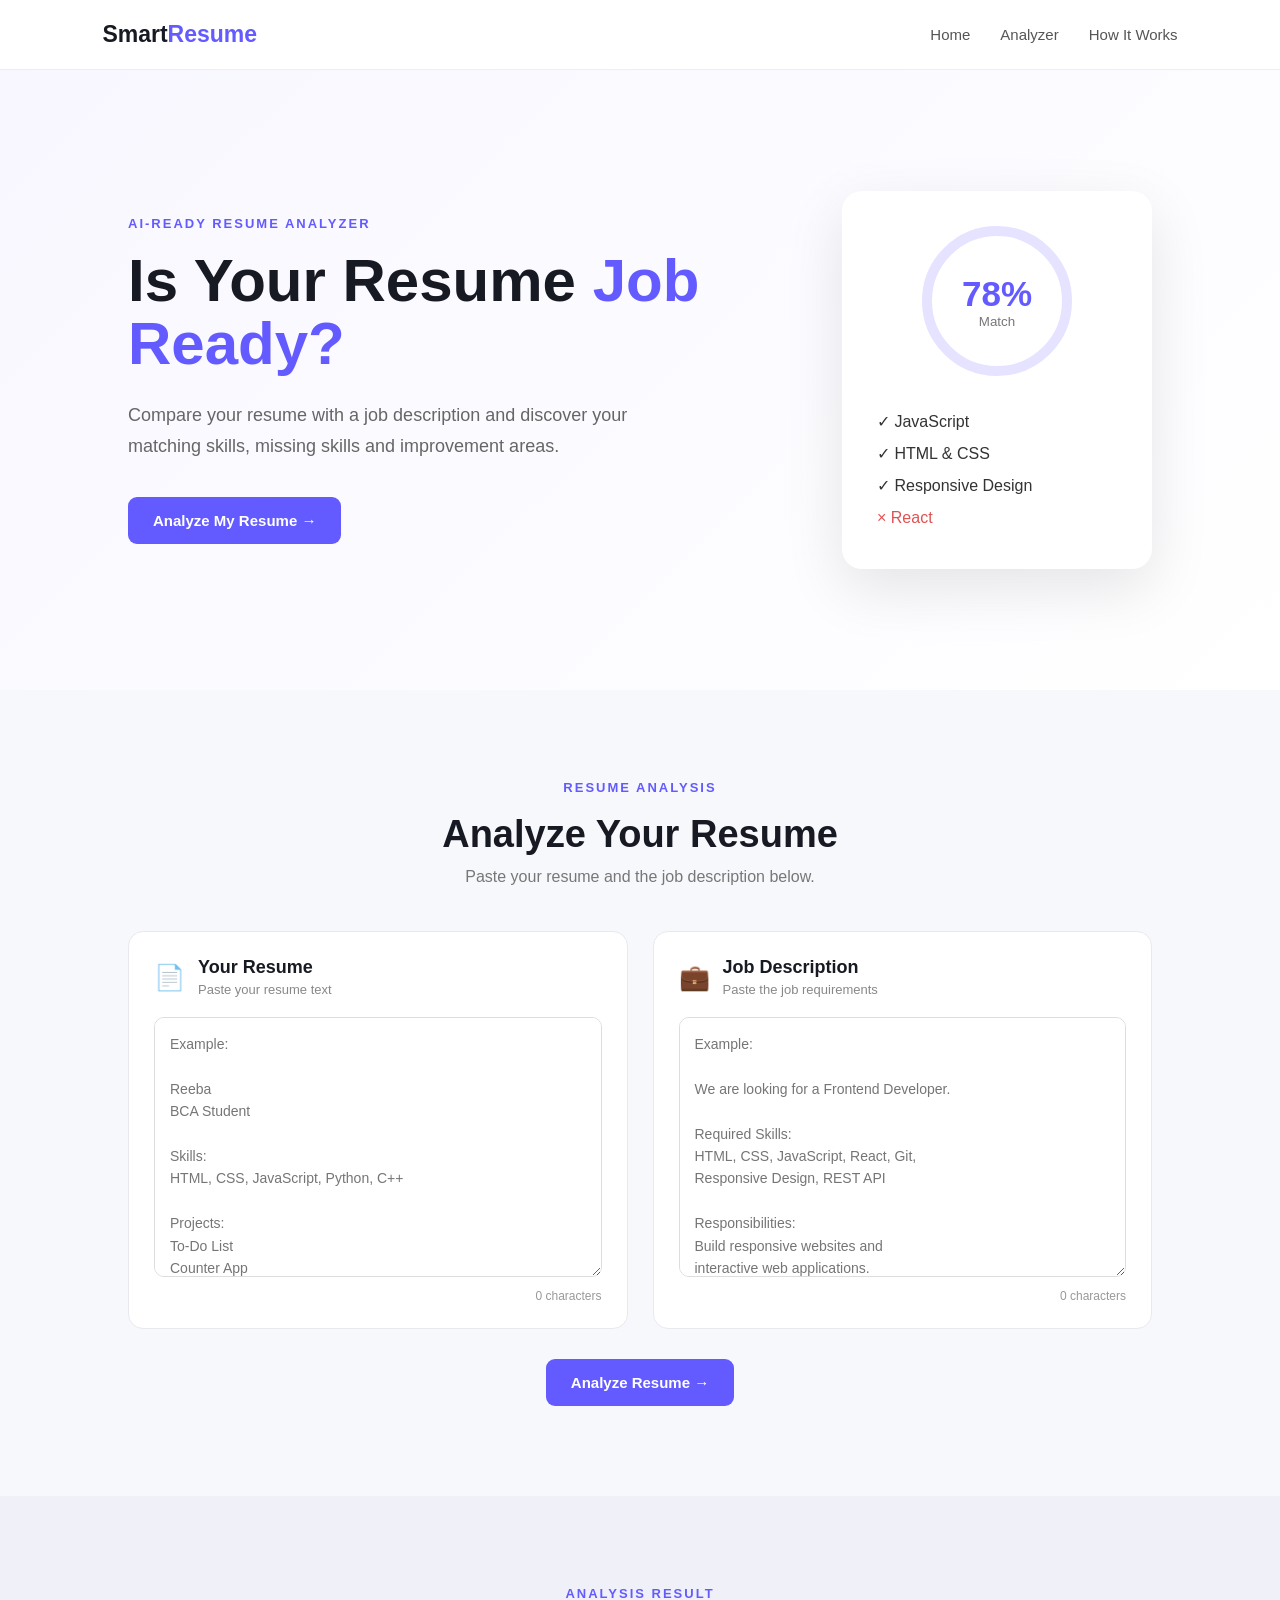
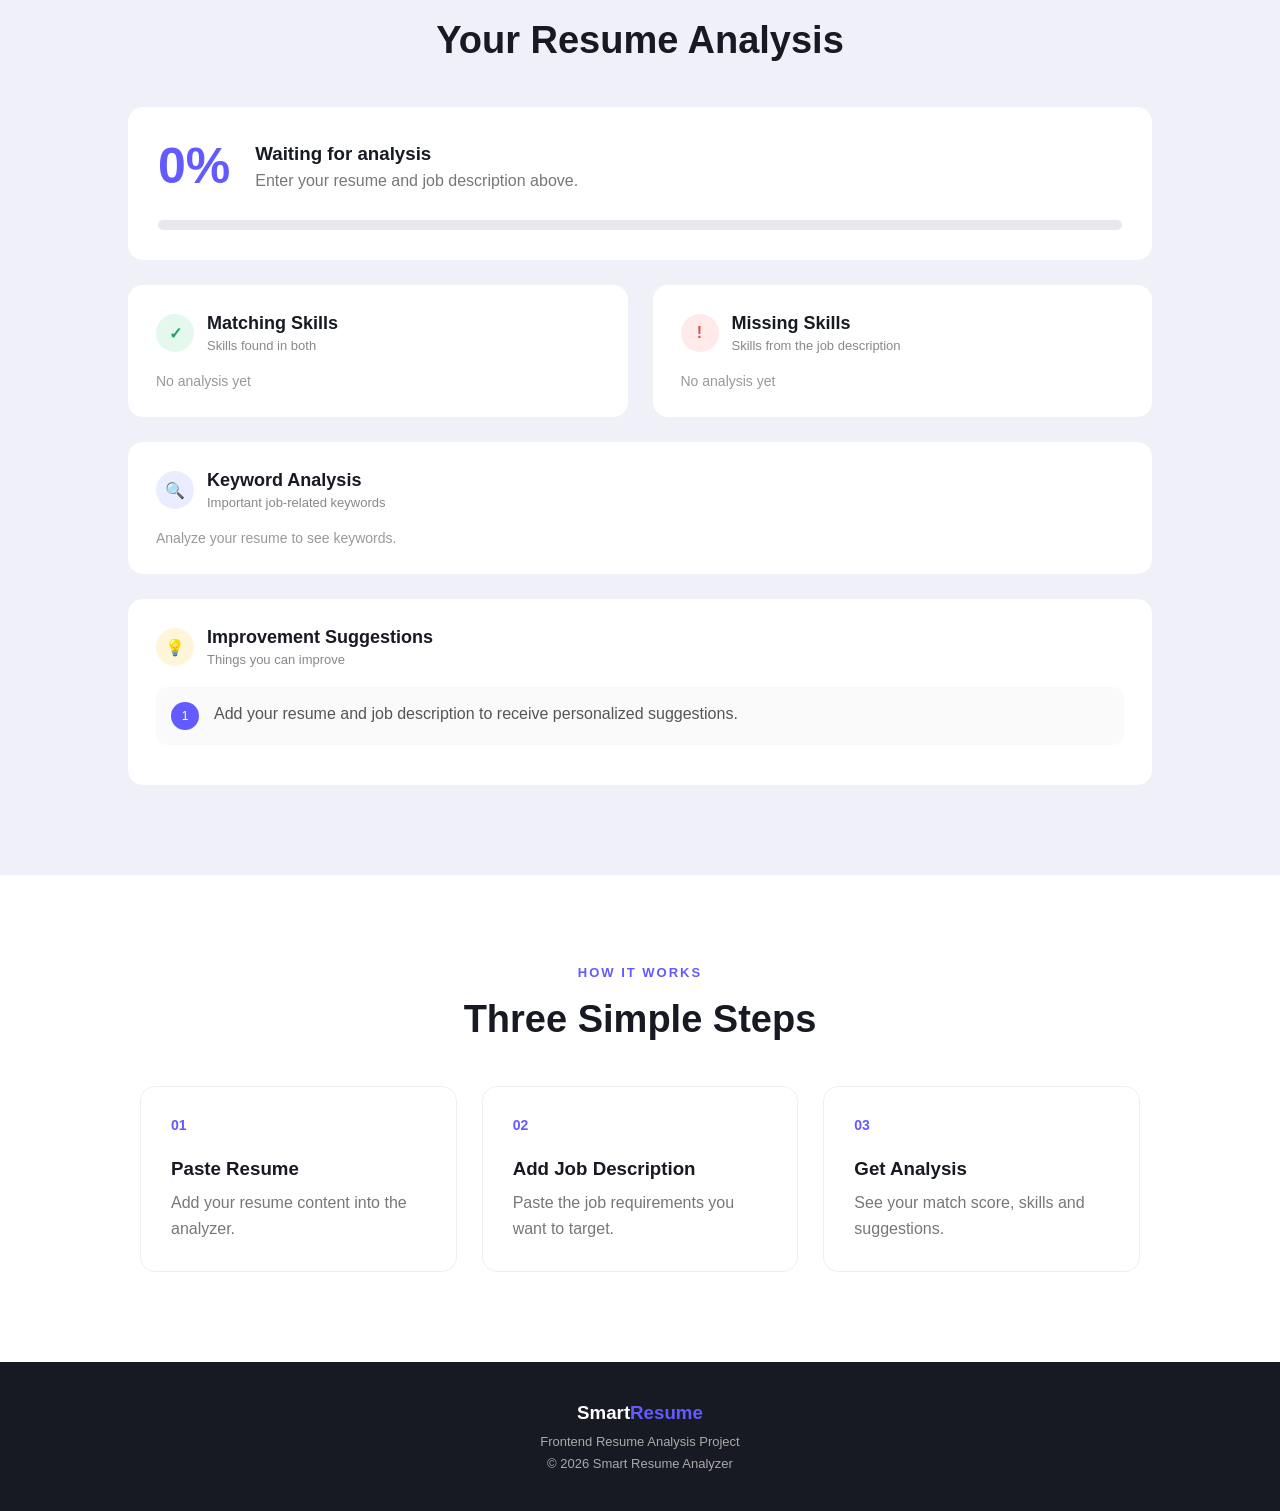
<file: index.html>
<!DOCTYPE html>
<html lang="en">
<head>
    <meta charset="UTF-8">
    <meta name="viewport" content="width=device-width, initial-scale=1.0">

    <title>Smart Resume Analyzer</title>

    <link rel="stylesheet" href="resume.css">
</head>

<body>

    <!-- Navbar -->
    <nav class="navbar">
        <div class="logo">Smart<span>Resume</span></div>

        <div class="nav-links">
            <a href="#home">Home</a>
            <a href="#analyzer">Analyzer</a>
            <a href="#about">How It Works</a>
        </div>
    </nav>


    <!-- Hero Section -->
    <section class="hero" id="home">

        <div class="hero-content">

            <p class="tag">AI-READY RESUME ANALYZER</p>

            <h1>
                Is Your Resume
                <span>Job Ready?</span>
            </h1>

            <p class="hero-text">
                Compare your resume with a job description and discover
                your matching skills, missing skills and improvement areas.
            </p>

            <a href="#analyzer" class="hero-btn">
                Analyze My Resume →
            </a>

        </div>

        <div class="hero-card">

            <div class="score-circle">
                <span>78%</span>
                <small>Match</small>
            </div>

            <div class="mini-info">
                <p>✓ JavaScript</p>
                <p>✓ HTML & CSS</p>
                <p>✓ Responsive Design</p>
                <p class="missing">× React</p>
            </div>

        </div>

    </section>


    <!-- Analyzer -->
    <section class="analyzer-section" id="analyzer">

        <div class="section-heading">
            <p class="tag">RESUME ANALYSIS</p>

            <h2>Analyze Your Resume</h2>

            <p>
                Paste your resume and the job description below.
            </p>
        </div>


        <div class="input-container">

            <!-- Resume -->
            <div class="input-card">

                <div class="card-title">
                    <span>📄</span>

                    <div>
                        <h3>Your Resume</h3>
                        <p>Paste your resume text</p>
                    </div>
                </div>

                <textarea
                    id="resumeText"
                    placeholder="Example:

Reeba
BCA Student

Skills:
HTML, CSS, JavaScript, Python, C++

Projects:
To-Do List
Counter App
Notes App

Education:
BCA"
                ></textarea>

                <div class="char-count">
                    <span id="resumeCount">0</span> characters
                </div>

            </div>


            <!-- Job Description -->
            <div class="input-card">

                <div class="card-title">
                    <span>💼</span>

                    <div>
                        <h3>Job Description</h3>
                        <p>Paste the job requirements</p>
                    </div>
                </div>

                <textarea
                    id="jobText"
                    placeholder="Example:

We are looking for a Frontend Developer.

Required Skills:
HTML, CSS, JavaScript, React, Git,
Responsive Design, REST API

Responsibilities:
Build responsive websites and
interactive web applications."
                ></textarea>

                <div class="char-count">
                    <span id="jobCount">0</span> characters
                </div>

            </div>

        </div>


        <button class="analyze-btn" onclick="analyzeResume()">
            Analyze Resume →
        </button>

    </section>


    <!-- Results -->
    <section class="results-section" id="results">

        <div class="section-heading">

            <p class="tag">ANALYSIS RESULT</p>

            <h2>Your Resume Analysis</h2>

        </div>


        <!-- Score -->
        <div class="score-card">

            <div class="score-left">

                <div class="big-score" id="score">
                    0%
                </div>

                <div>
                    <h3 id="scoreTitle">Waiting for analysis</h3>

                    <p id="scoreText">
                        Enter your resume and job description above.
                    </p>
                </div>

            </div>

            <div class="progress-container">

                <div class="progress-bar">
                    <div id="progress"></div>
                </div>

            </div>

        </div>


        <!-- Analysis Cards -->
        <div class="analysis-grid">

            <!-- Matching Skills -->
            <div class="result-card">

                <div class="result-heading">
                    <span class="green-icon">✓</span>

                    <div>
                        <h3>Matching Skills</h3>
                        <p>Skills found in both</p>
                    </div>
                </div>

                <div id="matchedSkills" class="skills-container">
                    <span class="empty">
                        No analysis yet
                    </span>
                </div>

            </div>


            <!-- Missing Skills -->
            <div class="result-card">

                <div class="result-heading">
                    <span class="red-icon">!</span>

                    <div>
                        <h3>Missing Skills</h3>
                        <p>Skills from the job description</p>
                    </div>
                </div>

                <div id="missingSkills" class="skills-container">
                    <span class="empty">
                        No analysis yet
                    </span>
                </div>

            </div>

        </div>


        <!-- Keyword Analysis -->
        <div class="keyword-section">

            <div class="result-heading">

                <span class="blue-icon">🔍</span>

                <div>
                    <h3>Keyword Analysis</h3>
                    <p>Important job-related keywords</p>
                </div>

            </div>


            <div id="keywordList" class="keyword-list">
                <span class="empty">
                    Analyze your resume to see keywords.
                </span>
            </div>

        </div>


        <!-- Suggestions -->
        <div class="suggestion-section">

            <div class="result-heading">

                <span class="yellow-icon">💡</span>

                <div>
                    <h3>Improvement Suggestions</h3>
                    <p>Things you can improve</p>
                </div>

            </div>


            <div id="suggestions">

                <div class="suggestion">
                    <span>1</span>
                    <p>
                        Add your resume and job description to receive
                        personalized suggestions.
                    </p>
                </div>

            </div>

        </div>

    </section>


    <!-- How It Works -->
    <section class="how-section" id="about">

        <div class="section-heading">

            <p class="tag">HOW IT WORKS</p>

            <h2>Three Simple Steps</h2>

        </div>


        <div class="steps">

            <div class="step">

                <div class="step-number">01</div>

                <h3>Paste Resume</h3>

                <p>
                    Add your resume content into the analyzer.
                </p>

            </div>


            <div class="step">

                <div class="step-number">02</div>

                <h3>Add Job Description</h3>

                <p>
                    Paste the job requirements you want to target.
                </p>

            </div>


            <div class="step">

                <div class="step-number">03</div>

                <h3>Get Analysis</h3>

                <p>
                    See your match score, skills and suggestions.
                </p>

            </div>

        </div>

    </section>


    <!-- Footer -->
    <footer>

        <h3>Smart<span>Resume</span></h3>

        <p>
            Frontend Resume Analysis Project
        </p>

        <p>
            © 2026 Smart Resume Analyzer
        </p>

    </footer>


    <script src="resume.js"></script>

</body>
</html>
</file>
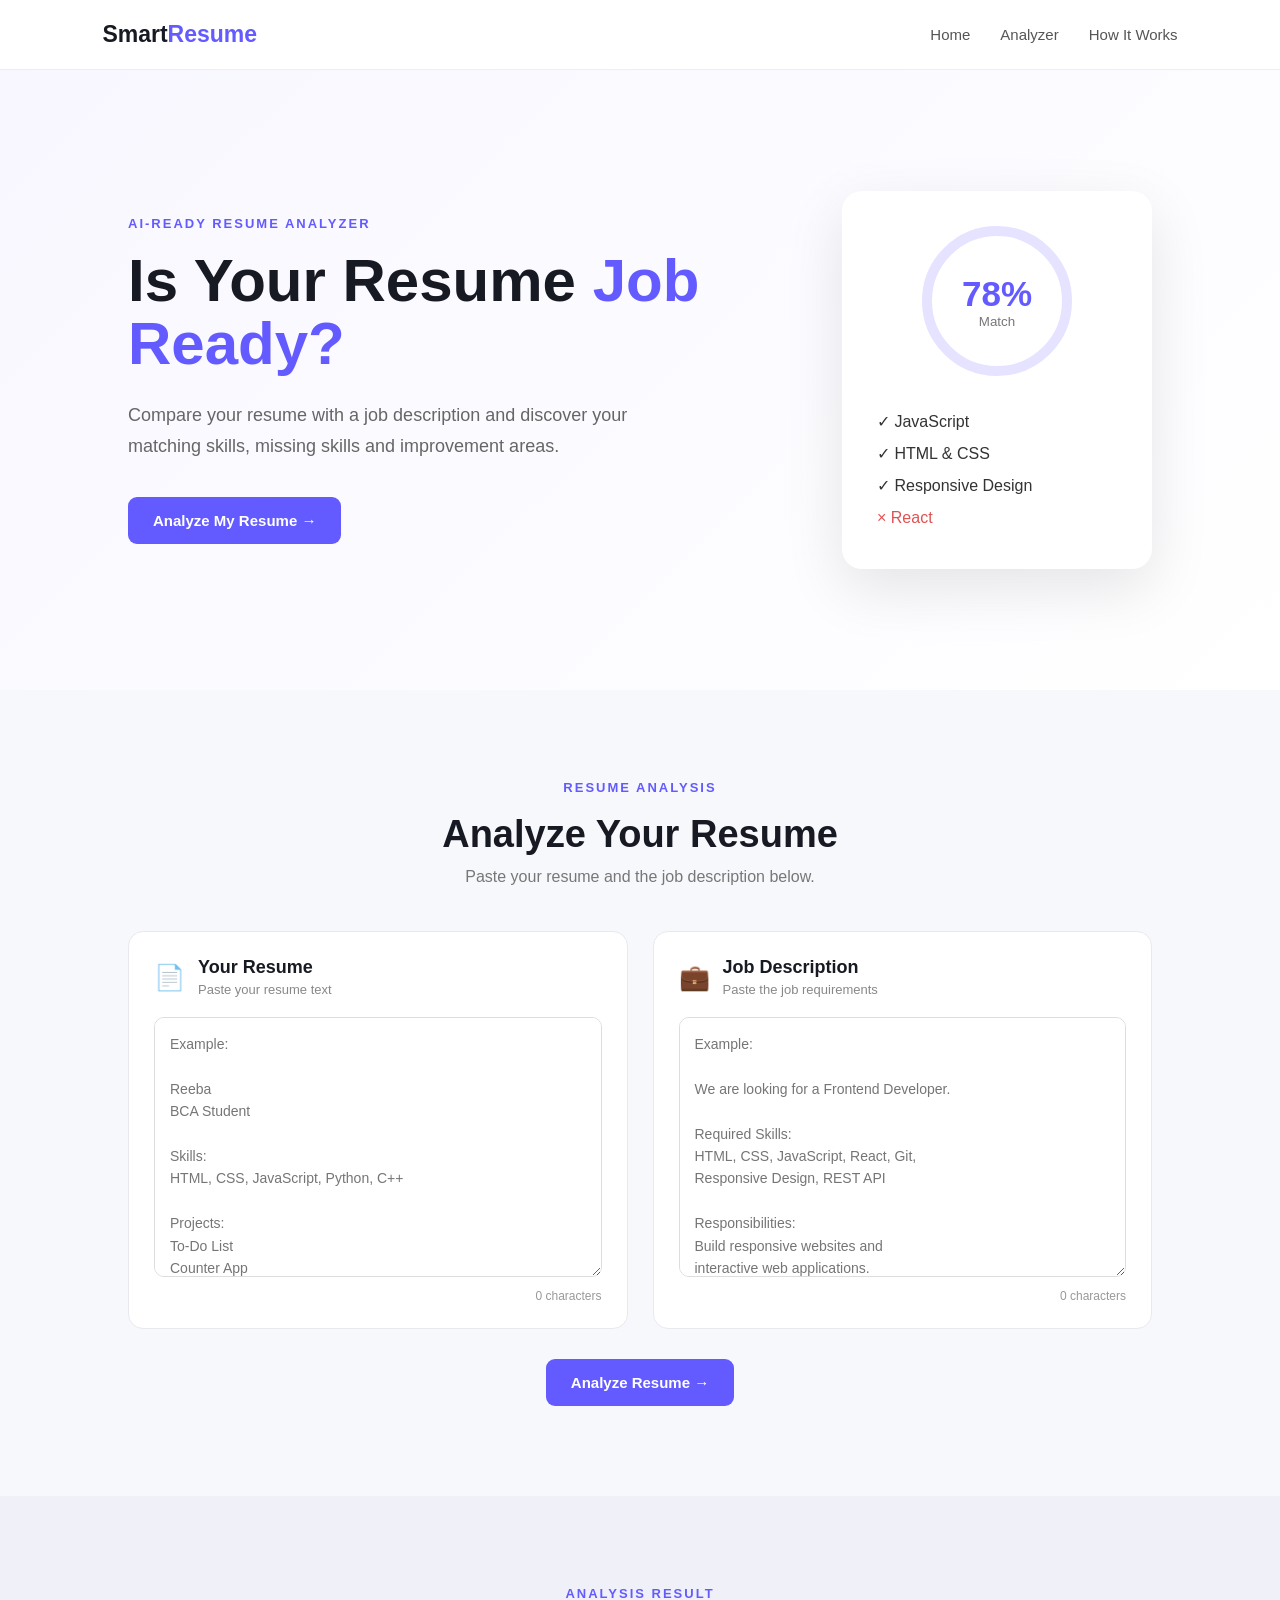
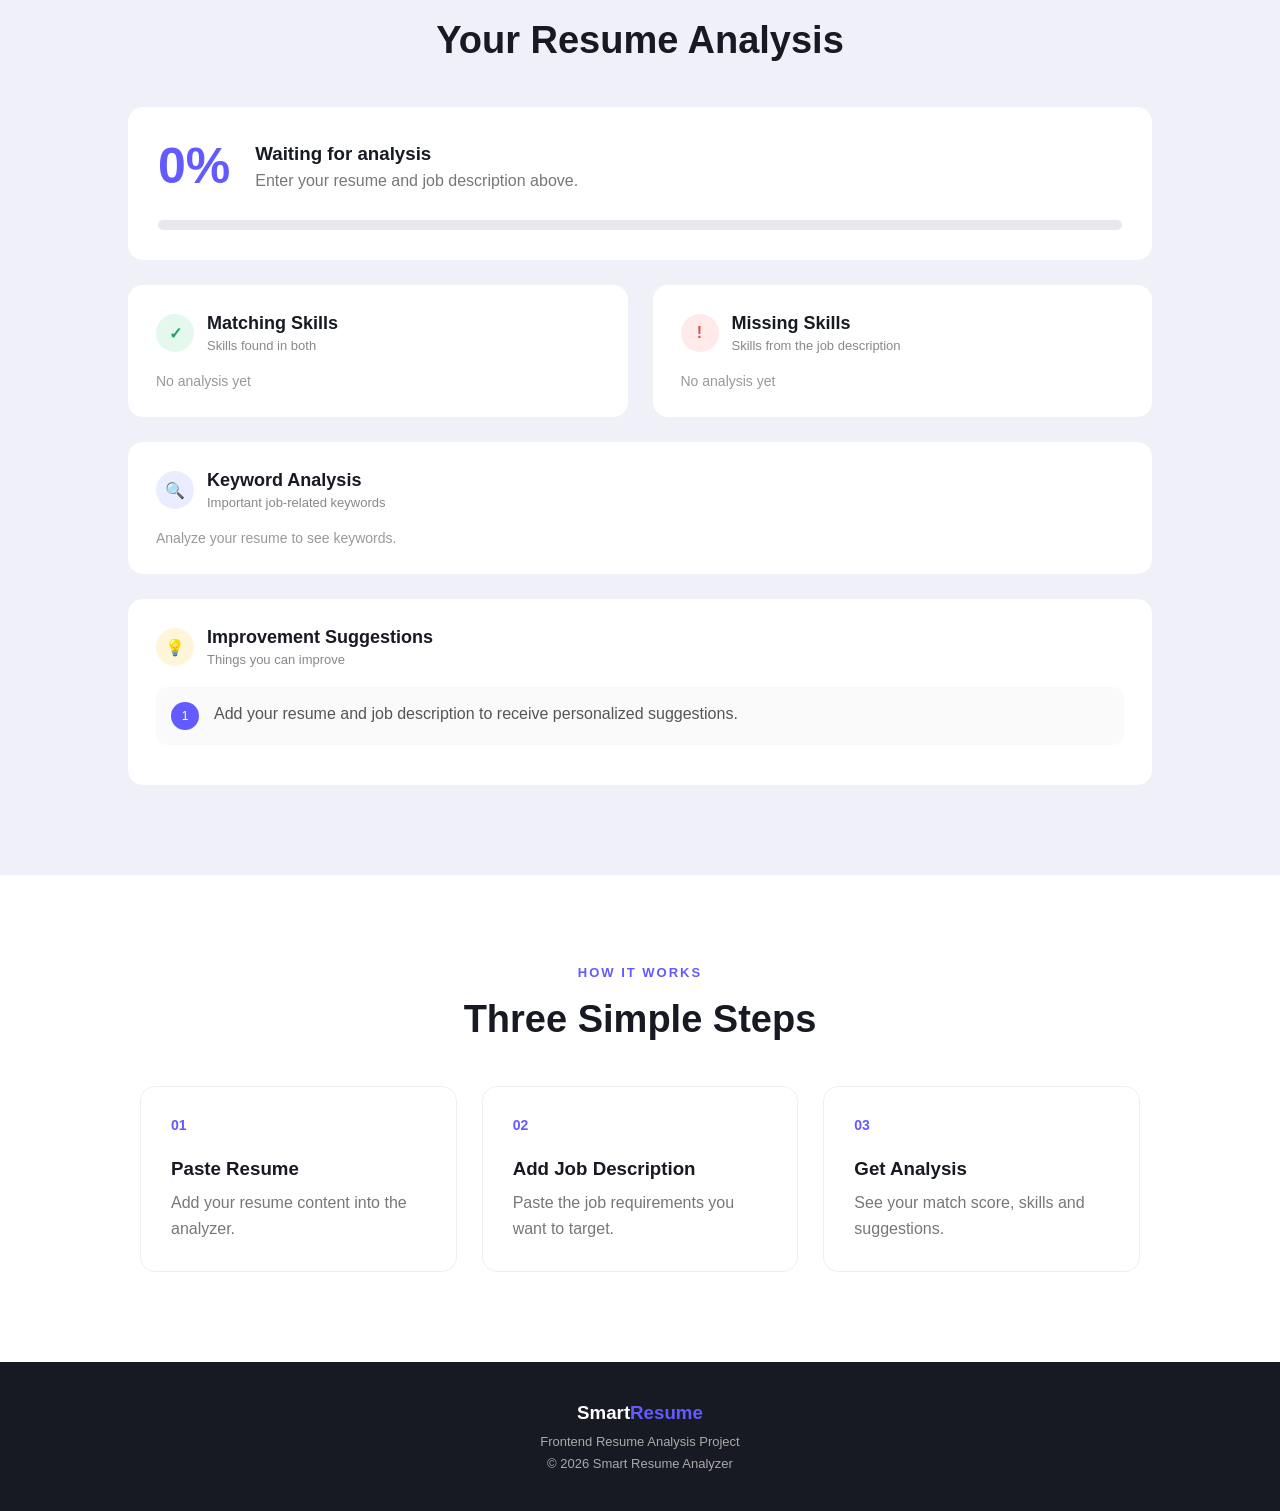
<file: resume.html>
<!DOCTYPE html>
<html lang="en">
<head>
    <meta charset="UTF-8">
    <meta name="viewport" content="width=device-width, initial-scale=1.0">

    <title>Smart Resume Analyzer</title>

    <link rel="stylesheet" href="resume.css">
</head>

<body>

    <!-- Navbar -->
    <nav class="navbar">
        <div class="logo">Smart<span>Resume</span></div>

        <div class="nav-links">
            <a href="#home">Home</a>
            <a href="#analyzer">Analyzer</a>
            <a href="#about">How It Works</a>
        </div>
    </nav>


    <!-- Hero Section -->
    <section class="hero" id="home">

        <div class="hero-content">

            <p class="tag">AI-READY RESUME ANALYZER</p>

            <h1>
                Is Your Resume
                <span>Job Ready?</span>
            </h1>

            <p class="hero-text">
                Compare your resume with a job description and discover
                your matching skills, missing skills and improvement areas.
            </p>

            <a href="#analyzer" class="hero-btn">
                Analyze My Resume →
            </a>

        </div>

        <div class="hero-card">

            <div class="score-circle">
                <span>78%</span>
                <small>Match</small>
            </div>

            <div class="mini-info">
                <p>✓ JavaScript</p>
                <p>✓ HTML & CSS</p>
                <p>✓ Responsive Design</p>
                <p class="missing">× React</p>
            </div>

        </div>

    </section>


    <!-- Analyzer -->
    <section class="analyzer-section" id="analyzer">

        <div class="section-heading">
            <p class="tag">RESUME ANALYSIS</p>

            <h2>Analyze Your Resume</h2>

            <p>
                Paste your resume and the job description below.
            </p>
        </div>


        <div class="input-container">

            <!-- Resume -->
            <div class="input-card">

                <div class="card-title">
                    <span>📄</span>

                    <div>
                        <h3>Your Resume</h3>
                        <p>Paste your resume text</p>
                    </div>
                </div>

                <textarea
                    id="resumeText"
                    placeholder="Example:

Reeba
BCA Student

Skills:
HTML, CSS, JavaScript, Python, C++

Projects:
To-Do List
Counter App
Notes App

Education:
BCA"
                ></textarea>

                <div class="char-count">
                    <span id="resumeCount">0</span> characters
                </div>

            </div>


            <!-- Job Description -->
            <div class="input-card">

                <div class="card-title">
                    <span>💼</span>

                    <div>
                        <h3>Job Description</h3>
                        <p>Paste the job requirements</p>
                    </div>
                </div>

                <textarea
                    id="jobText"
                    placeholder="Example:

We are looking for a Frontend Developer.

Required Skills:
HTML, CSS, JavaScript, React, Git,
Responsive Design, REST API

Responsibilities:
Build responsive websites and
interactive web applications."
                ></textarea>

                <div class="char-count">
                    <span id="jobCount">0</span> characters
                </div>

            </div>

        </div>


        <button class="analyze-btn" onclick="analyzeResume()">
            Analyze Resume →
        </button>

    </section>


    <!-- Results -->
    <section class="results-section" id="results">

        <div class="section-heading">

            <p class="tag">ANALYSIS RESULT</p>

            <h2>Your Resume Analysis</h2>

        </div>


        <!-- Score -->
        <div class="score-card">

            <div class="score-left">

                <div class="big-score" id="score">
                    0%
                </div>

                <div>
                    <h3 id="scoreTitle">Waiting for analysis</h3>

                    <p id="scoreText">
                        Enter your resume and job description above.
                    </p>
                </div>

            </div>

            <div class="progress-container">

                <div class="progress-bar">
                    <div id="progress"></div>
                </div>

            </div>

        </div>


        <!-- Analysis Cards -->
        <div class="analysis-grid">

            <!-- Matching Skills -->
            <div class="result-card">

                <div class="result-heading">
                    <span class="green-icon">✓</span>

                    <div>
                        <h3>Matching Skills</h3>
                        <p>Skills found in both</p>
                    </div>
                </div>

                <div id="matchedSkills" class="skills-container">
                    <span class="empty">
                        No analysis yet
                    </span>
                </div>

            </div>


            <!-- Missing Skills -->
            <div class="result-card">

                <div class="result-heading">
                    <span class="red-icon">!</span>

                    <div>
                        <h3>Missing Skills</h3>
                        <p>Skills from the job description</p>
                    </div>
                </div>

                <div id="missingSkills" class="skills-container">
                    <span class="empty">
                        No analysis yet
                    </span>
                </div>

            </div>

        </div>


        <!-- Keyword Analysis -->
        <div class="keyword-section">

            <div class="result-heading">

                <span class="blue-icon">🔍</span>

                <div>
                    <h3>Keyword Analysis</h3>
                    <p>Important job-related keywords</p>
                </div>

            </div>


            <div id="keywordList" class="keyword-list">
                <span class="empty">
                    Analyze your resume to see keywords.
                </span>
            </div>

        </div>


        <!-- Suggestions -->
        <div class="suggestion-section">

            <div class="result-heading">

                <span class="yellow-icon">💡</span>

                <div>
                    <h3>Improvement Suggestions</h3>
                    <p>Things you can improve</p>
                </div>

            </div>


            <div id="suggestions">

                <div class="suggestion">
                    <span>1</span>
                    <p>
                        Add your resume and job description to receive
                        personalized suggestions.
                    </p>
                </div>

            </div>

        </div>

    </section>


    <!-- How It Works -->
    <section class="how-section" id="about">

        <div class="section-heading">

            <p class="tag">HOW IT WORKS</p>

            <h2>Three Simple Steps</h2>

        </div>


        <div class="steps">

            <div class="step">

                <div class="step-number">01</div>

                <h3>Paste Resume</h3>

                <p>
                    Add your resume content into the analyzer.
                </p>

            </div>


            <div class="step">

                <div class="step-number">02</div>

                <h3>Add Job Description</h3>

                <p>
                    Paste the job requirements you want to target.
                </p>

            </div>


            <div class="step">

                <div class="step-number">03</div>

                <h3>Get Analysis</h3>

                <p>
                    See your match score, skills and suggestions.
                </p>

            </div>

        </div>

    </section>


    <!-- Footer -->
    <footer>

        <h3>Smart<span>Resume</span></h3>

        <p>
            Frontend Resume Analysis Project
        </p>

        <p>
            © 2026 Smart Resume Analyzer
        </p>

    </footer>


    <script src="resume.js"></script>

</body>
</html>
</file>
<file: resume.css>
* {
    margin: 0;
    padding: 0;
    box-sizing: border-box;
}

html {
    scroll-behavior: smooth;
}

body {
    font-family: Arial, sans-serif;
    background: #f7f8fc;
    color: #171923;
}


/* Navbar */

.navbar {
    height: 70px;
    display: flex;
    align-items: center;
    justify-content: space-between;

    padding: 0 8%;

    background: white;
    border-bottom: 1px solid #eeeeee;

    position: sticky;
    top: 0;
    z-index: 100;
}

.logo {
    font-size: 23px;
    font-weight: bold;
}

.logo span,
footer span {
    color: #635bff;
}

.nav-links {
    display: flex;
    gap: 30px;
}

.nav-links a {
    text-decoration: none;
    color: #555;
    font-size: 15px;
}

.nav-links a:hover {
    color: #635bff;
}


/* Hero */

.hero {
    min-height: 620px;

    display: flex;
    align-items: center;
    justify-content: space-between;

    padding: 80px 10%;

    background:
        linear-gradient(135deg, #f8f7ff, #ffffff);
}

.hero-content {
    max-width: 620px;
}

.tag {
    color: #635bff;
    font-size: 13px;
    font-weight: bold;
    letter-spacing: 2px;
    margin-bottom: 18px;
}

.hero h1 {
    font-size: 60px;
    line-height: 1.05;
    margin-bottom: 25px;
}

.hero h1 span {
    color: #635bff;
}

.hero-text {
    font-size: 18px;
    line-height: 1.7;
    color: #666;
    max-width: 540px;
    margin-bottom: 35px;
}

.hero-btn,
.analyze-btn {
    display: inline-block;

    padding: 15px 25px;

    border: none;
    border-radius: 9px;

    background: #635bff;
    color: white;

    text-decoration: none;

    font-size: 15px;
    font-weight: bold;

    cursor: pointer;
}

.hero-btn:hover,
.analyze-btn:hover {
    transform: translateY(-2px);
}


/* Hero Card */

.hero-card {
    width: 310px;

    padding: 35px;

    background: white;

    border-radius: 20px;

    box-shadow: 0 20px 60px rgba(0, 0, 0, 0.1);

    text-align: center;
}

.score-circle {
    width: 150px;
    height: 150px;

    border-radius: 50%;

    margin: auto auto 30px;

    border: 10px solid #e5e3ff;

    display: flex;
    flex-direction: column;
    justify-content: center;
}

.score-circle span {
    font-size: 35px;
    font-weight: bold;
    color: #635bff;
}

.score-circle small {
    color: #777;
}

.mini-info {
    text-align: left;
    line-height: 2;
}

.mini-info p {
    color: #333;
}

.mini-info .missing {
    color: #e05252;
}


/* Common Section */

.analyzer-section,
.results-section,
.how-section {
    padding: 90px 10%;
}

.section-heading {
    text-align: center;
    margin-bottom: 45px;
}

.section-heading h2 {
    font-size: 38px;
    margin-bottom: 12px;
}

.section-heading > p:last-child {
    color: #777;
}


/* Input */

.input-container {
    display: grid;
    grid-template-columns: 1fr 1fr;

    gap: 25px;

    max-width: 1100px;
    margin: auto;
}

.input-card {
    background: white;

    padding: 25px;

    border-radius: 15px;

    border: 1px solid #e8e8ee;
}

.card-title,
.result-heading {
    display: flex;
    align-items: center;
    gap: 13px;

    margin-bottom: 20px;
}

.card-title > span {
    font-size: 25px;
}

.card-title h3,
.result-heading h3 {
    font-size: 18px;
}

.card-title p,
.result-heading p {
    color: #888;
    font-size: 13px;
    margin-top: 4px;
}

textarea {
    width: 100%;
    height: 260px;

    resize: vertical;

    padding: 15px;

    border: 1px solid #ddd;
    border-radius: 10px;

    outline: none;

    font-family: Arial, sans-serif;
    font-size: 14px;

    line-height: 1.6;
}

textarea:focus {
    border-color: #635bff;
}

.char-count {
    text-align: right;
    color: #999;
    font-size: 12px;
    margin-top: 8px;
}

.analyze-btn {
    display: block;
    margin: 30px auto 0;
}


/* Results */

.results-section {
    background: #f0f1f8;
}

.score-card {
    max-width: 1100px;
    margin: auto auto 25px;

    padding: 30px;

    background: white;

    border-radius: 15px;
}

.score-left {
    display: flex;
    align-items: center;
    gap: 25px;
}

.big-score {
    font-size: 50px;
    font-weight: bold;
    color: #635bff;
}

.score-left h3 {
    margin-bottom: 7px;
}

.score-left p {
    color: #777;
}

.progress-container {
    margin-top: 25px;
}

.progress-bar {
    height: 10px;

    background: #e7e7ee;

    border-radius: 20px;

    overflow: hidden;
}

#progress {
    width: 0%;
    height: 100%;

    background: #635bff;

    transition: width 1s;
}


/* Analysis Cards */

.analysis-grid {
    max-width: 1100px;
    margin: auto;

    display: grid;
    grid-template-columns: 1fr 1fr;

    gap: 25px;
}

.result-card,
.keyword-section,
.suggestion-section {
    background: white;

    border-radius: 15px;

    padding: 28px;
}

.green-icon,
.red-icon,
.blue-icon,
.yellow-icon {
    width: 38px;
    height: 38px;

    border-radius: 50%;

    display: flex;
    align-items: center;
    justify-content: center;

    font-weight: bold;
}

.green-icon {
    background: #e5f8ed;
    color: #20a45b;
}

.red-icon {
    background: #ffe9e9;
    color: #df4e4e;
}

.blue-icon {
    background: #e9edff;
}

.yellow-icon {
    background: #fff5d8;
}

.skills-container {
    display: flex;
    flex-wrap: wrap;
    gap: 10px;
}

.skill {
    padding: 8px 13px;

    border-radius: 20px;

    font-size: 13px;

    background: #eeeeff;
    color: #5149c6;
}

.missing-skill {
    background: #ffe9e9;
    color: #d94a4a;
}

.empty {
    color: #999;
    font-size: 14px;
}


/* Keyword */

.keyword-section,
.suggestion-section {
    max-width: 1100px;
    margin: 25px auto 0;
}

.keyword-list {
    display: flex;
    flex-wrap: wrap;
    gap: 10px;
}

.keyword {
    padding: 9px 15px;

    border-radius: 8px;

    background: #f0f0f7;

    font-size: 13px;
}


/* Suggestions */

.suggestion {
    display: flex;
    gap: 15px;

    padding: 15px;

    margin-bottom: 12px;

    background: #fafafa;

    border-radius: 10px;
}

.suggestion > span {
    min-width: 28px;
    height: 28px;

    display: flex;
    align-items: center;
    justify-content: center;

    background: #635bff;
    color: white;

    border-radius: 50%;

    font-size: 12px;
}

.suggestion p {
    color: #555;
    line-height: 1.5;
}


/* How it works */

.how-section {
    background: white;
}

.steps {
    max-width: 1000px;
    margin: auto;

    display: grid;
    grid-template-columns: repeat(3, 1fr);

    gap: 25px;
}

.step {
    padding: 30px;

    border: 1px solid #eeeeee;

    border-radius: 15px;
}

.step-number {
    color: #635bff;
    font-weight: bold;
    font-size: 14px;

    margin-bottom: 25px;
}

.step h3 {
    margin-bottom: 10px;
}

.step p {
    color: #777;
    line-height: 1.6;
}


/* Footer */

footer {
    background: #171923;
    color: white;

    text-align: center;

    padding: 40px;
}

footer h3 {
    margin-bottom: 10px;
}

footer p {
    color: #aaa;
    font-size: 13px;
    margin-top: 7px;
}


/* Responsive */

@media (max-width: 850px) {

    .hero {
        flex-direction: column;
        gap: 50px;
        text-align: center;
    }

    .hero h1 {
        font-size: 45px;
    }

    .hero-text {
        margin-left: auto;
        margin-right: auto;
    }

    .input-container,
    .analysis-grid,
    .steps {
        grid-template-columns: 1fr;
    }

    .nav-links {
        display: none;
    }
}


@media (max-width: 500px) {

    .hero,
    .analyzer-section,
    .results-section,
    .how-section {
        padding-left: 5%;
        padding-right: 5%;
    }

    .hero h1 {
        font-size: 38px;
    }

    .section-heading h2 {
        font-size: 30px;
    }

    .hero-card {
        width: 100%;
    }

    .score-left {
        flex-direction: column;
        align-items: flex-start;
    }
}
</file>
